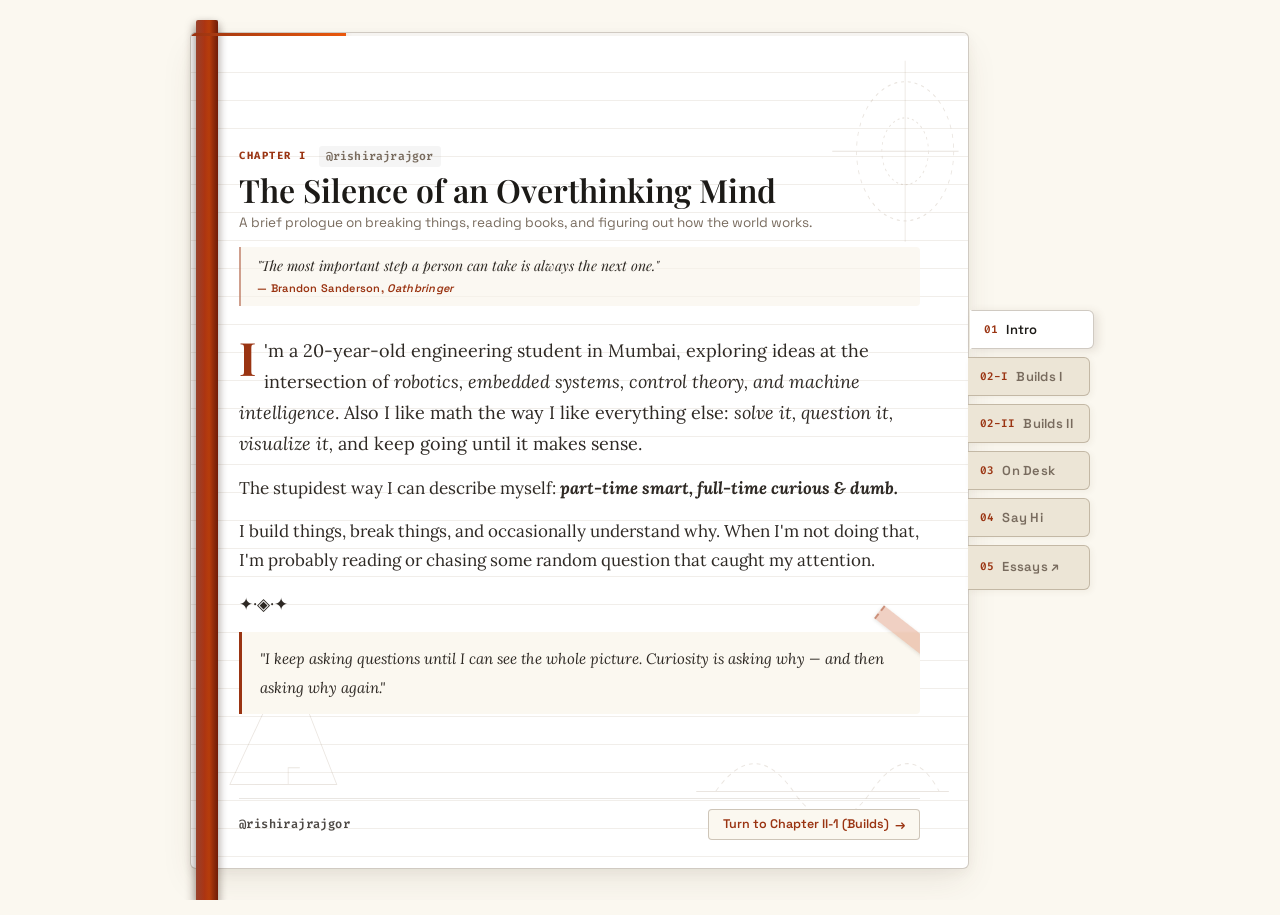
<file: index.html>
<!DOCTYPE html>
<html lang="en">
<head>
  <meta charset="UTF-8">
  <meta name="viewport" content="width=device-width, initial-scale=1.0">
  <title>Rishiraj — Portfolio &amp; Notes</title>
  
  <!-- Fonts: Playfair / Newsreader + IBM Plex / Fira Mono -->
  <link rel="preconnect" href="https://fonts.googleapis.com">
  <link rel="preconnect" href="https://fonts.gstatic.com" crossorigin>
  <link href="https://fonts.googleapis.com/css2?family=Fira+Code:wght@400;500;600&family=Lora:ital,wght@0,400;0,500;0,600;1,400;1,500&family=Newsreader:ital,opsz,wght@0,6..72,400;0,6..72,500;0,6..72,600;1,6..72,400&family=Playfair+Display:ital,wght@0,500;0,600;0,700;1,400&family=Space+Grotesk:wght@400;500;600&display=swap" rel="stylesheet">

  <link rel="stylesheet" href="styles.css">
</head>
<body class="clean-desk">

  <!-- MAIN BOOK STRUCTURE -->
  <div class="book-container-layout">
    <!-- Physical Silk Bookmark Ribbon hanging from book spine -->
    <div class="silk-bookmark-ribbon" aria-hidden="true" title="Journal Bookmark Ribbon">
      <div class="ribbon-tail"></div>
    </div>
    
    <!-- CENTRAL CLEAN BOOK PAGE -->
    <div class="clean-book-page">
    <!-- Minimalist Reading Progress Tracker -->
    <div class="book-progress-tracker" aria-hidden="true" title="Reading Progress">
      <div class="book-progress-fill" id="bookProgress"></div>
    </div>
      
      <!-- Subtle Geometric Linework & Minimalist Markings (No Equations) -->
      <svg class="bg-geometry-overlay" viewBox="0 0 800 600" preserveAspectRatio="none" aria-hidden="true">
        <!-- Top-Right: Geometric Polar Rings -->
        <g stroke="#9a8268" fill="none" opacity="0.22" stroke-width="0.8">
          <circle cx="735" cy="85" r="50" stroke-dasharray="3 4"/>
          <circle cx="735" cy="85" r="24" stroke-dasharray="2 3"/>
          <line x1="660" y1="85" x2="790" y2="85"/>
          <line x1="735" y1="20" x2="735" y2="150"/>
        </g>

        <!-- Bottom-Left: Subtle Geometric Polygon -->
        <g stroke="#9a8268" fill="none" opacity="0.2" stroke-width="0.8">
          <polygon points="40,540 100,450 150,540"/>
          <polyline points="100,540 100,528 112,528"/>
        </g>

        <!-- Bottom-Right: Harmonic Sine Wave -->
        <g stroke="#9a8268" fill="none" opacity="0.2" stroke-width="0.8">
          <path d="M 540,545 Q 580,505 620,545 T 700,545 T 770,545" stroke-dasharray="4 4"/>
          <line x1="520" y1="545" x2="780" y2="545"/>
        </g>
      </svg>

      <!-- PAGES DECK -->
      <div class="pages-deck">

        <!-- ============================================
             PAGE 1: BIO / INTRODUCTION
             ============================================ -->
        <section class="leaf-page active" id="page-0">
          <div class="leaf-inner">

            <div class="leaf-body">
              <div class="chapter-sign">
                <div class="chap-badge-wrap">
                  <span class="chap-badge">CHAPTER I</span>
                  <span class="author-handle">@rishirajrajgor</span>
                </div>
                <h1 class="chap-title">The Silence of an Overthinking Mind</h1>
                <p class="chap-subtitle">A brief prologue on breaking things, reading books, and figuring out how the world works.</p>
                <div class="chapter-epigraph">
                  <p class="epigraph-quote">"The most important step a person can take is always the next one."</p>
                  <span class="epigraph-source">— Brandon Sanderson, <em>Oathbringer</em></span>
                </div>
              </div>

              <div class="prose-layout">
                <p class="lead-prose">
                  <span class="drop-cap">I</span>'m a 20-year-old engineering student in Mumbai, exploring ideas at the intersection of <em>robotics, embedded systems, control theory, and machine intelligence</em>.
                  Also I like math the way I like everything else: <em>solve it, question it, visualize it,</em> and keep going until it makes sense.
                </p>

                <p>
                  The stupidest way I can describe myself:<b><i> part-time smart, full-time curious &amp; dumb.</i></b>
                </p>

                <p>
                  I build things, break things, and occasionally understand why. When I'm not doing that, I'm probably reading or chasing some random question that caught my attention.
                </p>

                <div class="glyph-divider" aria-hidden="true">
                  <span>✦</span><span class="glyph-dot">·</span><span>◈</span><span class="glyph-dot">·</span><span>✦</span>
                </div>

                <div class="philosophy-note">
                  <div class="washi-tape washi-corner-tr washi-tape-terracotta" aria-hidden="true"></div>
                  <span class="note-quote">"I keep asking questions until I can see the whole picture. Curiosity is asking why — and then asking why again."</span>
                </div>
              </div>
            </div>

            <footer class="leaf-footer">
              <span class="footer-handle">@rishirajrajgor</span>
              <button class="turn-page-btn next-btn" onclick="flipToPage(1)">
                Turn to Chapter II-1 (Builds) <span class="btn-arrow">&rarr;</span>
              </button>
            </footer>

          </div>
        </section>

        <!-- ============================================
             PAGE 2: CONSTRUCTED SYSTEMS & PROJECTS
             ============================================ -->
        <section class="leaf-page" id="page-1">
          <div class="leaf-inner">

            <div class="leaf-body">
              <div class="chapter-sign">
                <span class="chap-badge">CHAPTER II-1</span>
                <h2 class="chap-title">Things I Built Instead of Sleeping (Or Reading Books)</h2>
                <p class="chap-subtitle">Major architectures, models, and systems built from scratch.</p>
                <div class="chapter-epigraph">
                  <p class="epigraph-quote">"In theory, theory and practice are the same. In practice, they are definitely not."</p>
                  <span class="epigraph-source">— An exhausted engineer at 2 AM</span>
                </div>
              </div>

              <div class="projects-scrollable-deck">
                
                <!-- Project 1: QuadControl -->
                <div class="project-entry">
                  <div class="washi-tape washi-corner-tr washi-tape-amber" aria-hidden="true"></div>
                  <div class="p-head">
                    <div class="p-title-wrap">
                      <h3 class="p-name"><a href="https://github.com/dark-knightshanks/QuadControl" target="_blank" rel="noopener" class="p-link">QuadControl <span class="p-link-icon">↗</span></a></h3>
                      <span class="hw-pill">Simulation</span>
                    </div>
                    <span class="p-date">July 2026</span>
                  </div>
                  <p class="p-desc">
                   DAgger-refined diffusion policy for stable quadrupedal locomotion on MuJoCo Go2 using MPPI expert rollouts.
                  </p>
                  <div class="p-tags">
                    <span>Julia</span><span>Robotics</span><span>Control-MPPI</span><span>Mujoco</span>
                  </div>
                </div>

                <!-- Project 4: NovaPi -->
                <div class="project-entry">
                  <div class="washi-tape washi-corner-tr washi-tape-sage" aria-hidden="true"></div>
                  <div class="p-head">
                    <div class="p-title-wrap">
                      <h3 class="p-name"><a href="https://github.com/dark-knightshanks/NovaPi" target="_blank" rel="noopener" class="p-link">NovaPi <span class="p-link-icon">↗</span></a></h3>
                      <span class="hw-pill">Hardware</span>
                    </div>
                    <span class="p-date">Sept 2025</span>
                  </div>
                  <p class="p-desc">
                    Bare-metal OS on Raspberry Pi with HDMI and a Pong game from scratch.
                  </p>
                  <div class="p-tags">
                    <span>C</span><span>Drivers</span><span>HAL</span><span>Bare-metal</span>
                  </div>
                </div>

                <!-- Project 3: blackbox -->
                <div class="project-entry">
                  <div class="washi-tape washi-corner-tr washi-tape-sage" aria-hidden="true"></div>
                  <div class="p-head">
                    <div class="p-title-wrap">
                      <h3 class="p-name"><a href="https://github.com/dark-knightshanks/blackbox" target="_blank" rel="noopener" class="p-link">blackbox <span class="p-link-icon">↗</span></a></h3>
                      <span class="wip-pill">WIP</span>
                    </div>
                    <span class="p-date">August 2026</span>
                  </div>
                  <p class="p-desc">
                    A lightweight, from-scratch C++ inference engine for parsing and executing ONNX machine learning models.
                  </p>
                  <div class="p-tags">
                    <span>C++</span><span>Machine Learning</span><span>Optimizations</span>
                  </div>
                </div>

              </div>
            </div>

            <footer class="leaf-footer">
              <span class="footer-handle">@rishirajrajgor</span>
              <div class="footer-btns-group">
                <button class="turn-page-btn prev-btn" onclick="flipToPage(0)">
                  <span class="btn-arrow">&larr;</span> Chapter I
                </button>
                <button class="turn-page-btn next-btn" onclick="flipToPage(2)">
                  Turn to Chapter II-2 (Weekend Builds) <span class="btn-arrow">&rarr;</span>
                </button>
              </div>
            </footer>

          </div>
        </section>

        <!-- ============================================
             PAGE 2: CONSTRUCTED SYSTEMS & PROJECTS
             ============================================ -->
        <section class="leaf-page" id="page-2">
          <div class="leaf-inner">

            <div class="leaf-body">
              <div class="chapter-sign">
                <span class="chap-badge">CHAPTER II-2</span>
                <h2 class="chap-title">Things I Built in a Single Weekend</h2>
                <p class="chap-subtitle">Quick prototypes, hardware hacks, and ideas that started on a Friday night or Saturday morning.</p>
                <div class="chapter-epigraph">
                  <p class="epigraph-quote">"It worked on my machine at 3:14 AM, so we are calling it a success."</p>
                  <span class="epigraph-source">— Unofficial Lab Rule #4</span>
                </div>
              </div>

              <div class="projects-scrollable-deck">
                
                <!-- Batch 1 -->
                <div class="deck-slide active" data-deck-slide="0">
                  <!-- Project: CNN from Scratch -->
                  <div class="project-entry">
                    <div class="washi-tape washi-corner-tr washi-tape-terracotta" aria-hidden="true"></div>
                    <div class="p-head">
                      <div class="p-title-wrap">
                        <h3 class="p-name"><a href="https://github.com/dark-knightshanks/CNN-from-Scratch" target="_blank" rel="noopener" class="p-link">CNN from Scratch <span class="p-link-icon">↗</span></a></h3>
                        <span class="done-pill">Done</span>
                      </div>
                      <span class="p-date">May 2025</span>
                    </div>
                    <p class="p-desc">
                      Ground-up 2D convolutional neural network written in pure NumPy without autograd frameworks. Derived forward passes, backward cross-correlation gradients, and Adam optimization.
                    </p>
                    <div class="p-tags">
                      <span>Python</span><span>NumPy</span><span>Matrix Calculus</span>
                    </div>
                  </div>

                  <!-- Project: tiny-vit -->
                  <div class="project-entry">
                    <div class="washi-tape washi-corner-tr washi-tape-amber" aria-hidden="true"></div>
                    <div class="p-head">
                      <div class="p-title-wrap">
                        <h3 class="p-name"><a href="https://github.com/dark-knightshanks/tiny-vit" target="_blank" rel="noopener" class="p-link">tiny-vit <span class="p-link-icon">↗</span></a></h3>
                        <span class="done-pill">Done</span>
                      </div>
                      <span class="p-date">June 2025</span>
                    </div>
                    <p class="p-desc">
                      Minimal Vision Transformer built in PyTorch to explore patch embeddings, multi-head self-attention mechanisms, and visual attention rollout maps.
                    </p>
                    <div class="p-tags">
                      <span>PyTorch</span><span>Transformers</span><span>Vision</span>
                    </div>
                  </div>

                  <!-- Project: basstap -->
                  <div class="project-entry">
                    <div class="washi-tape washi-corner-tr washi-tape-sage" aria-hidden="true"></div>
                    <div class="p-head">
                      <div class="p-title-wrap">
                        <h3 class="p-name"><a href="https://github.com/dark-knightshanks/basstap" target="_blank" rel="noopener" class="p-link">basstap <span class="p-link-icon">↗</span></a></h3>
                        <span class="done-pill">Done</span>
                      </div>
                      <span class="p-date">August 2026</span>
                    </div>
                    <p class="p-desc">
                      A C-based terminal audio spectrum visualizer that captures system audio via PulseAudio and renders real-time FFT frequency analysis.
                    </p>
                    <div class="p-tags">
                      <span>C</span><span>FFT</span><span>Audio</span>
                    </div>
                  </div>

                  <!-- Project: pixelperfect -->
                  <div class="project-entry">
                    <div class="washi-tape washi-corner-tr washi-tape-amber" aria-hidden="true"></div>
                    <div class="p-head">
                      <div class="p-title-wrap">
                        <h3 class="p-name"><a href="https://github.com/dark-knightshanks/pixelperfect" target="_blank" rel="noopener" class="p-link">pixelperfect <span class="p-link-icon">↗</span></a></h3>
                        <span class="wip-pill">WIP</span>
                      </div>
                      <span class="p-date">July 2026</span>
                    </div>
                    <p class="p-desc">
                      A from-scratch C++ 3D ray tracer built to learn the fundamentals of 3D graphics, following Ray Tracing in One Weekend.
                    </p>
                    <div class="p-tags">
                      <span>C++</span><span>Ray Tracing</span><span>Graphics</span>
                    </div>
                  </div>
                </div>

                <!-- Batch 2 -->
                <div class="deck-slide" data-deck-slide="1">
                  <!-- Project: hex -->
                  <div class="project-entry">
                    <div class="washi-tape washi-corner-tr washi-tape-terracotta" aria-hidden="true"></div>
                    <div class="p-head">
                      <div class="p-title-wrap">
                        <h3 class="p-name"><a href="https://github.com/dark-knightshanks/hex" target="_blank" rel="noopener" class="p-link">hex <span class="p-link-icon">↗</span></a></h3>
                        <span class="done-pill">Done</span>
                      </div>
                      <span class="p-date">September 2026</span>
                    </div>
                    <p class="p-desc">
                      A weekend build exploring Unix internals by building HEX, a minimal Unix shell in Rust. Features command execution, piping, redirection, and built-ins.
                    </p>
                    <div class="p-tags">
                      <span>Rust</span><span>Unix Systems</span><span>POSIX</span>
                    </div>
                  </div>

                  <!-- Project: tensorscript -->
                  <div class="project-entry">
                    <div class="washi-tape washi-corner-tr washi-tape-sage" aria-hidden="true"></div>
                    <div class="p-head">
                      <div class="p-title-wrap">
                        <h3 class="p-name"><a href="https://github.com/dark-knightshanks/tensorscript" target="_blank" rel="noopener" class="p-link">tensorscript <span class="p-link-icon">↗</span></a></h3>
                        <span class="done-pill">Done</span>
                      </div>
                      <span class="p-date">October 2026</span>
                    </div>
                    <p class="p-desc">
                      A small C++ compiler that turns a tensor-math DSL into optimized MLIR (tiled, fused, vectorized) and lowers it down to LLVM IR for fast native machine code.
                    </p>
                    <div class="p-tags">
                      <span>C++</span><span>MLIR</span><span>LLVM</span><span>Compilers</span>
                    </div>
                  </div>
                </div>

              </div>

              <!-- Deck Pagination Controls -->
              <div class="deck-pagination-nav">
                <span class="deck-page-indicator">Showing batch <strong id="deckCurrentPage">1</strong> of <span id="deckTotalPages">2</span></span>
                <div class="deck-nav-btns">
                  <button type="button" class="deck-nav-btn" id="deckPrevBtn" onclick="switchDeckPage(-1)" disabled>&larr; Prev</button>
                  <button type="button" class="deck-nav-btn" id="deckNextBtn" onclick="switchDeckPage(1)">Next &rarr;</button>
                </div>
              </div>
            </div>

            <footer class="leaf-footer">
              <span class="footer-handle">@rishirajrajgor</span>
              <div class="footer-btns-group">
                <button class="turn-page-btn prev-btn" onclick="flipToPage(1)">
                  <span class="btn-arrow">&larr;</span> Chapter II-1 (Builds)
                </button>
                <button class="turn-page-btn next-btn" onclick="flipToPage(3)">
                  Turn to Chapter III (On Desk) <span class="btn-arrow">&rarr;</span>
                </button>
              </div>
            </footer>

          </div>
        </section>

        <!-- ============================================
             PAGE 3: EPILOGUE & CONTACT
             ============================================ -->
        
        <!-- ============================================
             PAGE 4: CHAPTER III - ON MY DESK & READING LOG
             ============================================ -->
        <section class="leaf-page" id="page-3">
          <div class="leaf-inner">

            <div class="leaf-body">
              <div class="chapter-sign">
                <div class="chap-badge-row">
                  <span class="chap-badge">CHAPTER III</span>
                  <!-- Shelf Category Switcher -->
                  <div class="shelf-tab-switcher">
                    <button type="button" class="shelf-tab-btn active" id="shelfTabCurrent" onclick="switchShelfView('current')">
                      <span> Currently Reading </span>
                    </button>
                    <button type="button" class="shelf-tab-btn" id="shelfTabRecent" onclick="switchShelfView('recent')">
                      <span> Recent Reads </span>
                    </button>
                  </div>
                </div>
                <h2 class="chap-title">On My Desk &amp; Reading Logs</h2>
                <p class="chap-subtitle">Books, papers, and philosophies that rewired how I think.</p>
                <div class="chapter-epigraph">
                  <p class="epigraph-quote">"I have always imagined that Paradise will be a kind of library."</p>
                  <span class="epigraph-source">— Jorge Luis Borges</span>
                </div>
              </div>

              <div class="bookshelf-stage">
                
                <!-- View 1: Currently Reading -->
                <div class="shelf-view-pane active" id="paneCurrentBooks">
                  <div class="shelf-card">
                    <div class="s-meta">
                      <span class="s-badge reading">Currently Reading</span>
                      <span class="s-genre">Classic Literature</span>
                    </div>
                    <div class="washi-tape washi-corner-tr washi-tape-terracotta" aria-hidden="true"></div>
                    <h3 class="s-title">Crime and Punishment</h3>
                    <span class="s-author">Fyodor Dostoevsky</span>
                    <p class="s-notes">
                      "Guilt, psychological unraveling, and the dangerous rationalization of an intellectual ego."
                    </p>
                    <!-- Floating Hover Cover Peek -->
                    <div class="book-cover-peek" aria-hidden="true">
                      <img src="assets/covers/crime_and_punishment.png" alt="Crime and Punishment Cover" class="peek-cover-img" loading="lazy" />
                      <span class="peek-caption">Crime &amp; Punishment</span>
                    </div>
                  </div>

                  <div class="shelf-card">
                    <div class="s-meta">
                      <span class="s-badge reading">Currently Reading</span>
                      <span class="s-genre">Cognitive Psychology</span>
                    </div>
                    <div class="washi-tape washi-corner-tr washi-tape-amber" aria-hidden="true"></div>
                    <h3 class="s-title">Thinking, Fast and Slow</h3>
                    <span class="s-author">Daniel Kahneman</span>
                    <p class="s-notes">
                      "System 1 intuition vs. System 2 deliberation — how cognitive biases and heuristics dictate our choices."
                    </p>
                    <!-- Floating Hover Cover Peek -->
                    <div class="book-cover-peek" aria-hidden="true">
                      <img src="assets/covers/thinkking_fast_and_slow.png" alt="Thinking Fast and Slow Cover" class="peek-cover-img" loading="lazy" />
                      <span class="peek-caption">Thinking, Fast and Slow</span>
                    </div>
                  </div>

                  <div class="shelf-card">
                    <div class="s-meta">
                      <span class="s-badge reading">Currently Reading</span>
                      <span class="s-genre">Dark Epic</span>
                    </div>
                    <div class="washi-tape washi-corner-tr washi-tape-sage" aria-hidden="true"></div>
                    <h3 class="s-title">The Stand</h3>
                    <span class="s-author">Stephen King</span>
                    <p class="s-notes">
                      "A sweeping post-apocalyptic saga on human nature, survival, and the clash between light and shadow."
                    </p>
                    <!-- Floating Hover Cover Peek -->
                    <div class="book-cover-peek" aria-hidden="true">
                      <img src="assets/covers/the_stand.png" alt="The Stand Cover" class="peek-cover-img" loading="lazy" />
                      <span class="peek-caption">The Stand</span>
                    </div>
                  </div>

                  <div class="shelf-card">
                    <div class="s-meta">
                      <span class="s-badge reading">Currently Reading</span>
                      <span class="s-genre">Sci-Fi / Fantasy</span>
                    </div>
                    <div class="washi-tape washi-corner-tr washi-tape-terracotta" aria-hidden="true"></div>
                    <h3 class="s-title">This Inevitable Ruin</h3>
                    <span class="s-author">Matt Dinniman</span>
                    <p class="s-notes">
                      "Dungeon Crawler Carl Book 7 — chaotic, unhinged survival, high-stakes tactics, and emotional depth."
                    </p>
                    <!-- Floating Hover Cover Peek -->
                    <div class="book-cover-peek" aria-hidden="true">
                      <img src="assets/covers/thisinevitableruin.png" alt="This Inevitable Ruin Cover" class="peek-cover-img" loading="lazy" />
                      <span class="peek-caption">This Inevitable Ruin</span>
                    </div>
                  </div>
                </div>

                <!-- View 2: Recent Reads -->
                <div class="shelf-view-pane" id="paneRecentBooks">
                  <div class="shelf-card">
                    <div class="s-meta">
                      <span class="s-badge finished">Finished</span>
                      <span class="s-genre">Russian Classic</span>
                    </div>
                    <div class="washi-tape washi-corner-tr washi-tape-terracotta" aria-hidden="true"></div>
                    <h3 class="s-title">White Nights</h3>
                    <span class="s-author">Fyodor Dostoevsky</span>
                    <p class="s-notes">
                      "A sentimental love story of an idealistic dreamer walking the nocturnal, sunlit summer streets of St. Petersburg."
                    </p>
                    <!-- Floating Hover Cover Peek -->
                    <div class="book-cover-peek" aria-hidden="true">
                      <img src="assets/covers/white_nights.jpg" alt="White Nights Cover" class="peek-cover-img" loading="lazy" />
                      <span class="peek-caption">White Nights</span>
                    </div>
                  </div>

                  <div class="shelf-card">
                    <div class="s-meta">
                      <span class="s-badge finished">Finished</span>
                      <span class="s-genre">Memoir / Social Realism</span>
                    </div>
                    <div class="washi-tape washi-corner-tr washi-tape-amber" aria-hidden="true"></div>
                    <h3 class="s-title">Down and Out in Paris and London</h3>
                    <span class="s-author">George Orwell</span>
                    <p class="s-notes">
                      "An unsparing, visceral portrait of poverty, underground dishwashing kitchens, and life on the margins of two great cities."
                    </p>
                    <!-- Floating Hover Cover Peek -->
                    <div class="book-cover-peek" aria-hidden="true">
                      <img src="assets/covers/down_and_out.jpg" alt="Down and Out Cover" class="peek-cover-img" loading="lazy" />
                      <span class="peek-caption">Down &amp; Out in Paris &amp; London</span>
                    </div>
                  </div>
                </div>

              </div>
            </div>

            <footer class="leaf-footer">
              <span class="footer-handle">@rishirajrajgor</span>
              <div class="footer-btns-group">
                <button class="turn-page-btn prev-btn" onclick="flipToPage(2)">
                  <span class="btn-arrow">&larr;</span> Chapter II-2 (Weekend)
                </button>
                <button class="turn-page-btn next-btn" onclick="flipToPage(4)">
                  Turn to Chapter IV (Say Hi) <span class="btn-arrow">&rarr;</span>
                </button>
              </div>
            </footer>

          </div>
        </section>

        <!-- ============================================
             PAGE 5: EPILOGUE & CONTACT
             ============================================ -->
        <section class="leaf-page" id="page-4">
          <div class="leaf-inner">

            <div class="leaf-body">
              <div class="chapter-sign">
                <span class="chap-badge">CHAPTER IV</span>
                <h2 class="chap-title">Say Hello (I Don't Bite)</h2>
                <p class="chap-subtitle">Where to find me when I'm not getting lost in books.</p>
                <div class="chapter-epigraph">
                  <p class="epigraph-quote">"The best conversations usually start with an unexpected question."</p>
                  <span class="epigraph-source">— The Way of Kings</span>
                </div>
              </div>

              <p class="epilogue-intro">
                Always open to discussing robotics, intelligent systems, embedded systems, weird engineering problems, and ofcourse good book recommendations.
              </p>

              <div class="glyph-divider" aria-hidden="true">
                <span>✦</span><span class="glyph-dot">·</span><span>§</span><span class="glyph-dot">·</span><span>✦</span>
              </div>

              <div class="contact-card-milky">
                <div class="washi-tape washi-corner-tr washi-tape-amber" aria-hidden="true"></div>
                <div class="contact-row">
                  <span class="c-key">Mail</span>
                  <a href="mailto:rishirajrajgor@gmail.com" class="c-val">rishirajrajgor@gmail.com</a>
                </div>
                <div class="contact-row">
                  <span class="c-key">GitHub</span>
                  <a href="https://github.com/dark-knightshanks" target="_blank" rel="noopener" class="c-val">github.com/dark-knightshanks</a>
                </div>
                <div class="contact-row">
                  <span class="c-key">X (Twitter)</span>
                  <a href="https://x.com/rishirajrajgor" target="_blank" rel="noopener" class="c-val">@rishirajrajgor</a>
                </div>
              </div>
            </div>

            <footer class="leaf-footer">
              <span class="footer-handle">@rishirajrajgor</span>
              <div class="footer-btns-group">
                <button class="turn-page-btn prev-btn" onclick="flipToPage(3)">
                  <span class="btn-arrow">&larr;</span> Chapter III (On Desk)
                </button>
                <button class="turn-page-btn next-btn" onclick="flipToPage(0)">
                  Back to Chapter I <span class="btn-arrow">&circlearrowright;</span>
                </button>
              </div>
            </footer>

          </div>
        </section>

      </div>
    </div>

    <!-- SIDEWAYS HORIZONTAL BOOKMARK TABS (Sticking out of the Right Edge) -->
    <nav class="side-bookmarks-bar" aria-label="Book Chapters">
      <button class="side-tab active" onclick="flipToPage(0)">
        <span class="side-tab-index">01</span>
        <span class="side-tab-text">Intro</span>
      </button>
      <button class="side-tab" onclick="flipToPage(1)">
        <span class="side-tab-index">02-I</span>
        <span class="side-tab-text">Builds I</span>
      </button>
      <button class="side-tab" onclick="flipToPage(2)">
        <span class="side-tab-index">02-II</span>
        <span class="side-tab-text">Builds II</span>
      </button>
      <button class="side-tab" onclick="flipToPage(3)">
        <span class="side-tab-index">03</span>
        <span class="side-tab-text">On Desk</span>
      </button>
      <button class="side-tab" onclick="flipToPage(4)">
        <span class="side-tab-index">04</span>
        <span class="side-tab-text">Say Hi</span>
      </button>
      <a href="blog.html" class="side-tab" style="text-decoration: none;">
        <span class="side-tab-index">05</span>
        <span class="side-tab-text">Essays ↗</span>
      </a>
    </nav>

  </div>

  <script>
    function flipToPage(index) {
      const pages = document.querySelectorAll('.leaf-page');
      const tabs = document.querySelectorAll('.side-tab');
      
      pages.forEach((p, i) => {
        if (i === index) {
          p.classList.add('active');
        } else {
          p.classList.remove('active');
        }
      });

      tabs.forEach((t, i) => {
        if (t.tagName.toLowerCase() === 'button') {
          if (i === index) {
            t.classList.add('active');
          } else {
            t.classList.remove('active');
          }
        }
      });

      // Update Reading Progress Bar
      const progress = document.getElementById('bookProgress');
      if (progress && pages.length > 0) {
        const percent = ((index + 1) / pages.length) * 100;
        progress.style.width = percent + '%';
      }
    }


    // Click-to-Copy Email with Toast
    function copyEmail(e, email) {
      if (navigator.clipboard) {
        e.preventDefault();
        navigator.clipboard.writeText(email).then(() => {
          showToast(`Copied ${email} to clipboard!`);
        }).catch(() => {
          window.location.href = `mailto:${email}`;
        });
      }
    }

    function showToast(msg) {
      const toast = document.getElementById('toastNotice');
      const msgEl = document.getElementById('toastMsg');
      if (!toast) return;
      if (msgEl) msgEl.textContent = msg;
      toast.classList.add('show');
      clearTimeout(window.toastTimer);
      window.toastTimer = setTimeout(() => {
        toast.classList.remove('show');
      }, 2600);
    }

    // Shelf Tab Switcher (Currently Reading vs Recent Reads)
    function switchShelfView(view) {
      const currentBtn = document.getElementById("shelfTabCurrent");
      const recentBtn = document.getElementById("shelfTabRecent");
      const currentPane = document.getElementById("paneCurrentBooks");
      const recentPane = document.getElementById("paneRecentBooks");

      if (view === "recent") {
        if (currentBtn) currentBtn.classList.remove("active");
        if (recentBtn) recentBtn.classList.add("active");
        if (currentPane) currentPane.classList.remove("active");
        if (recentPane) recentPane.classList.add("active");
      } else {
        if (currentBtn) currentBtn.classList.add("active");
        if (recentBtn) recentBtn.classList.remove("active");
        if (currentPane) currentPane.classList.add("active");
        if (recentPane) recentPane.classList.remove("active");
      }
    }

    // Deck Pagination for Chapter II-2
    let currentDeckIndex = 0;
    function switchDeckPage(delta) {
      const slides = document.querySelectorAll('.deck-slide');
      if (!slides.length) return;

      currentDeckIndex = Math.max(0, Math.min(slides.length - 1, currentDeckIndex + delta));

      slides.forEach((slide, i) => {
        slide.classList.toggle('active', i === currentDeckIndex);
      });

      const pageEl = document.getElementById('deckCurrentPage');
      const prevBtn = document.getElementById('deckPrevBtn');
      const nextBtn = document.getElementById('deckNextBtn');

      if (pageEl) pageEl.textContent = currentDeckIndex + 1;
      if (prevBtn) prevBtn.disabled = (currentDeckIndex === 0);
      if (nextBtn) nextBtn.disabled = (currentDeckIndex === slides.length - 1);
    }

    // Support keyboard arrow navigation for page turns
    window.addEventListener('keydown', (e) => {
      const pages = document.querySelectorAll('.leaf-page');
      let activeIndex = 0;
      pages.forEach((p, i) => {
        if (p.classList.contains('active')) activeIndex = i;
      });

      if (e.key === 'ArrowRight' && activeIndex < pages.length - 1) {
        flipToPage(activeIndex + 1);
      } else if (e.key === 'ArrowLeft' && activeIndex > 0) {
        flipToPage(activeIndex - 1);
      }
    });
  </script>

  <!-- Toast Notification Pill for Copy Feedback -->
  <div class="toast-notification" id="toastNotice" role="status" aria-live="polite">
    <span class="toast-check">✓</span> <span id="toastMsg">Copied to clipboard!</span>
  </div>
</body>
</html>
</file>
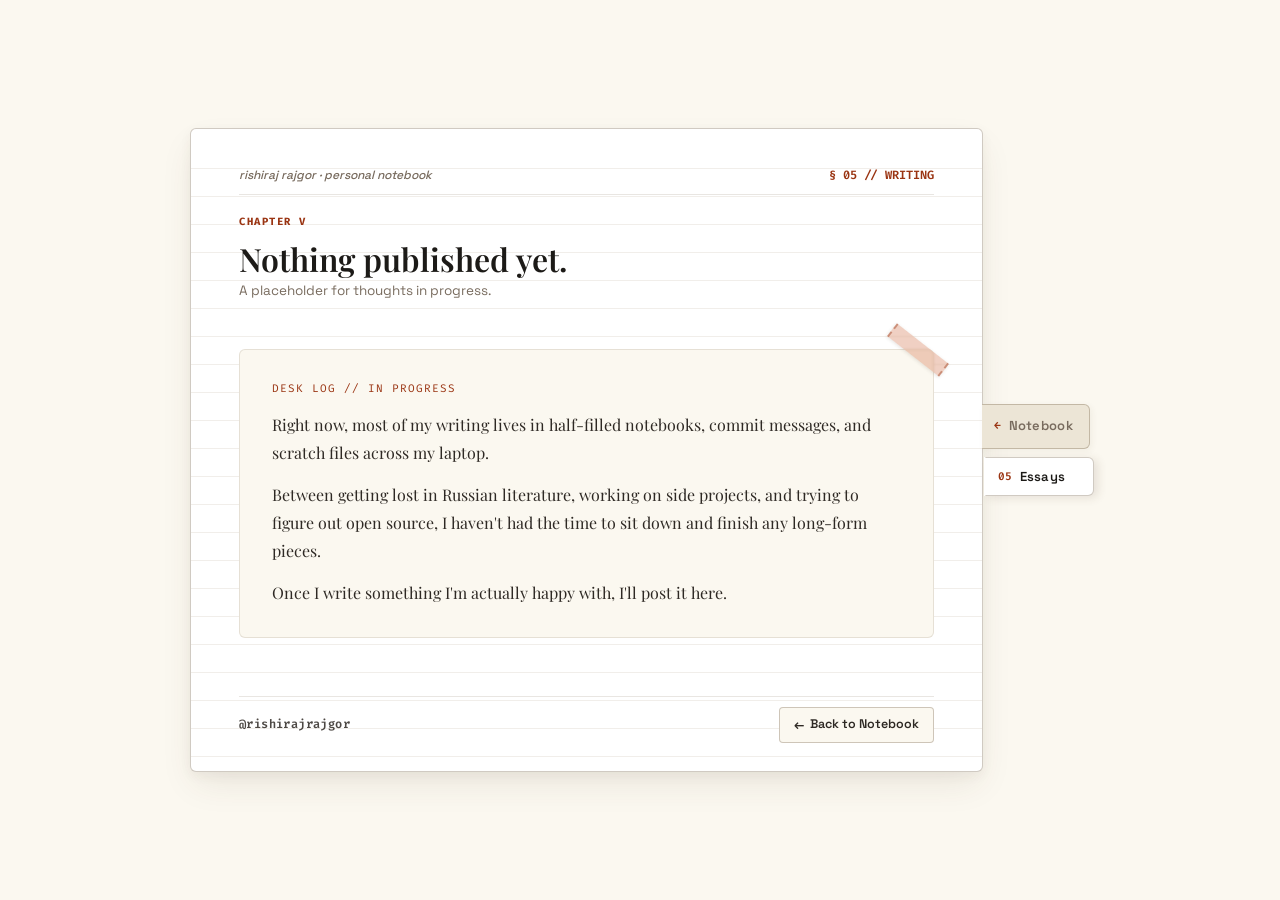
<file: blog.html>
<!DOCTYPE html>
<html lang="en">
<head>
  <meta charset="UTF-8">
  <meta name="viewport" content="width=device-width, initial-scale=1.0">
  <title>Writing Archive — Rishiraj</title>
  
  <link rel="preconnect" href="https://fonts.googleapis.com">
  <link rel="preconnect" href="https://fonts.gstatic.com" crossorigin>
  <link href="https://fonts.googleapis.com/css2?family=Fira+Code:wght@400;500;600&family=Lora:ital,wght@0,400;0,500;0,600;1,400;1,500&family=Newsreader:ital,opsz,wght@0,6..72,400;0,6..72,500;0,6..72,600;1,6..72,400&family=Playfair+Display:ital,wght@0,500;0,600;0,700;1,400&family=Space+Grotesk:wght@400;500;600&display=swap" rel="stylesheet">

  <link rel="stylesheet" href="styles.css">
  <style>
    html, body {
      overflow-y: auto !important;
      height: auto !important;
      min-height: 100vh;
    }
    body.clean-desk {
      padding: 40px 20px;
      align-items: center;
      justify-content: center;
    }
    .book-container-layout {
      height: auto !important;
      max-height: none !important;
      margin: 20px auto;
    }
    .leaf-page {
      position: relative !important;
      opacity: 1 !important;
      visibility: visible !important;
      transform: none !important;
      pointer-events: auto !important;
    }
    .draft-note-box {
      margin: 32px 0 24px;
      padding: 30px 32px;
      background: var(--bg-desk);
      border: 1px solid var(--border-subtle);
      border-radius: 6px;
      position: relative;
    }
    .draft-note-box p {
      font-family: var(--font-serif);
      font-size: 16px;
      line-height: 1.75;
      color: var(--ink-secondary);
      margin-bottom: 14px;
    }
    .draft-note-box p:last-child {
      margin-bottom: 0;
    }
    .draft-tagline {
      font-family: var(--font-mono);
      font-size: 11px;
      color: var(--ink-accent);
      text-transform: uppercase;
      letter-spacing: 1px;
      margin-bottom: 12px;
      display: block;
    } 
  </style>
</head>
<body class="clean-desk">

  <div class="book-container-layout">
    
    <div class="clean-book-page">
      <div class="pages-deck">
        <section class="leaf-page active">
          <div class="leaf-inner">
            
            <header class="leaf-header">
              <span class="folio-meta">rishiraj rajgor · personal notebook</span>
              <span class="folio-num">§ 05 // WRITING</span>
            </header>

            <div class="leaf-body" style="overflow: visible; padding: 10px 0;">
              
              <div class="chapter-sign">
                <span class="chap-badge">CHAPTER V</span>
                <h1 class="chap-title" style="margin-top: 6px;">Nothing published yet.</h1>
                <p class="chap-subtitle">A placeholder for thoughts in progress.</p>
              </div>

              <div class="draft-note-box">
                <div class="washi-tape washi-corner-tr washi-tape-terracotta" aria-hidden="true"></div>
                <span class="draft-tagline">Desk Log // In Progress</span>
                <p>
                  Right now, most of my writing lives in half-filled notebooks, commit messages, and scratch files across my laptop.
                </p>
                <p>
                  Between getting lost in Russian literature, working on side projects, and trying to figure out open source, I haven't had the time to sit down and finish any long-form pieces.
                </p>
                <p>
                  Once I write something I'm actually happy with, I'll post it here.
                </p>
              </div>

            </div>

            <footer class="leaf-footer" style="margin-top: 24px;">
              <span class="footer-handle">@rishirajrajgor</span>
              <a href="index.html" class="turn-page-btn prev-btn" style="text-decoration: none;">
                <span class="btn-arrow">&larr;</span> Back to Notebook
              </a>
            </footer>

          </div>
        </section>
      </div>
    </div>

    <!-- SIDE BOOKMARKS -->
    <nav class="side-bookmarks-bar" aria-label="Book Navigation">
      <a href="index.html" class="side-tab" style="text-decoration: none;">
        <span class="side-tab-index">&larr;</span>
        <span class="side-tab-text">Notebook</span>
      </a>
      <button class="side-tab active">
        <span class="side-tab-index">05</span>
        <span class="side-tab-text">Essays</span>
      </button>
    </nav>

  </div>

</body>
</html>
</file>
<file: styles.css>
/* ==========================================================================
   RISHIRAJ — 5IRI-INSPIRED MINIMALIST IVORY BOOK WITH SIDEWAYS BOOKMARK TABS
   ========================================================================== */

:root {
  /* Warm Ivory / Paper Palette (5iri.me aesthetic) */
  --bg-desk: #fbf8f0;             /* Clean warm paper background */
  --page-surface: #ffffff;        /* Pure crisp page container */
  --page-line: rgba(140, 115, 80, 0.12); /* Subtle notebook ruling */
  
  /* Ink & Typography */
  --ink-primary: #1c1a17;         /* Deep espresso black */
  --ink-secondary: #2e2924;       /* High-contrast dark reading prose */
  --ink-faded: #786b5e;           /* Metadata / labels */
  --ink-accent: #9a3412;          /* Terracotta accent */
  --ink-highlight: #0284c7;       /* Blue accent */
  
  /* Bookmark Tabs */
  --tab-side-bg: #ece5d6;
  --tab-side-hover: #f4eee2;
  --tab-side-active: #ffffff;
  
  --border-subtle: rgba(100, 80, 55, 0.14);
  --border-strong: rgba(100, 80, 55, 0.3);

  /* Fonts */
  --font-serif: 'Playfair Display', 'Newsreader', Georgia, serif;
  --font-body: 'Lora', Georgia, serif;
  --font-sans: 'Space Grotesk', -apple-system, sans-serif;
  --font-mono: 'Fira Code', monospace;
}

/* ==========================================================================
   RESET & FOUNDATIONS
   ========================================================================== */
*, *::before, *::after {
  margin: 0;
  padding: 0;
  box-sizing: border-box;
}

html, body {
  height: 100%;
  overflow: hidden; /* Zero scrollbar on homepage */
}

body.clean-desk {
  background-color: var(--bg-desk);
  color: var(--ink-secondary);
  font-family: var(--font-body);
  font-size: 17px;
  line-height: 1.7;
  display: flex;
  align-items: center;
  justify-content: center;
  -webkit-font-smoothing: antialiased;
  padding: 20px;
  position: relative;
}

/* ==========================================================================
   MAIN BOOK STRUCTURE & SIDEWAYS BOOKMARKS LAYOUT
   ========================================================================== */
.book-container-layout {
  position: relative;
  z-index: 1;
  width: 100%;
  max-width: 900px;
  height: 93vh;
  min-height: 640px;
  max-height: 840px;
  display: flex;
  align-items: center;
}

/* Central Clean Book Page */
.clean-book-page {
  flex: 1;
  height: 100%;
  background: var(--page-surface);
  border-radius: 6px;
  position: relative;
  overflow: hidden;
  border: 1px solid var(--border-strong);
  box-shadow: 
    0 15px 35px -5px rgba(80, 60, 40, 0.1),
    0 4px 12px rgba(80, 60, 40, 0.05);
  display: flex;
}

/* ==========================================================================
   SIDEWAYS HORIZONTAL BOOKMARK TABS (Sticking out to the Right)
   ========================================================================== */
.side-bookmarks-bar {
  display: flex;
  flex-direction: column;
  gap: 8px;
  margin-left: -1px;
  z-index: 2;
}

.side-tab {
  background: var(--tab-side-bg);
  color: var(--ink-faded);
  border: 1px solid var(--border-strong);
  border-left: none;
  border-radius: 0 6px 6px 0;
  padding: 10px 16px 10px 12px;
  font-family: var(--font-sans);
  font-size: 13px;
  font-weight: 600;
  cursor: pointer;
  display: flex;
  align-items: center;
  gap: 8px;
  transition: all 0.2s ease;
  box-shadow: 2px 2px 6px rgba(80, 60, 40, 0.06);
  white-space: nowrap;
}

.side-tab:hover {
  background: var(--tab-side-hover);
  color: var(--ink-primary);
  transform: translateX(3px);
}

.side-tab.active {
  background: var(--tab-side-active);
  color: var(--ink-primary);
  border-left: 2px solid var(--page-surface);
  margin-left: -2px;
  padding-right: 20px;
  box-shadow: 4px 2px 10px rgba(80, 60, 40, 0.12);
  transform: translateX(4px);
}

.side-tab-index {
  font-family: var(--font-mono);
  font-size: 11px;
  color: var(--ink-accent);
}

.side-tab-text {
  letter-spacing: 0.3px;
}

/* ==========================================================================
   BACKGROUND GEOMETRY OVERLAY
   ========================================================================== */
.bg-geometry-overlay {
  position: absolute;
  inset: 0;
  width: 100%;
  height: 100%;
  pointer-events: none;
  z-index: 1;
}

/* ==========================================================================
   PAGES DECK (Page Turning System)
   ========================================================================== */
.pages-deck {
  flex: 1;
  position: relative;
  z-index: 2;
  height: 100%;
}

.leaf-page {
  position: absolute;
  inset: 0;
  padding: 36px 48px 28px 48px;
  display: flex;
  flex-direction: column;
  opacity: 0;
  visibility: hidden;
  transform: translateX(10px);
  transition: opacity 0.3s ease, transform 0.3s cubic-bezier(0.2, 0, 0.2, 1), visibility 0.3s;
  pointer-events: none;

  background-image: repeating-linear-gradient(
    transparent,
    transparent 27px,
    var(--page-line) 27px,
    var(--page-line) 28px
  );
  background-position: 0 12px;
}

.leaf-page.active {
  opacity: 1;
  visibility: visible;
  transform: translateX(0);
  pointer-events: auto;
}

.leaf-inner {
  display: flex;
  flex-direction: column;
  height: 100%;
  justify-content: space-between;
}

/* Leaf Header / Running Folio */
.leaf-header {
  display: flex;
  justify-content: space-between;
  align-items: baseline;
  font-family: var(--font-sans);
  font-size: 12px;
  color: var(--ink-faded);
  border-bottom: 1px solid var(--border-subtle);
  padding-bottom: 8px;
  font-weight: 500;
}

.folio-meta {
  font-style: italic;
}

.folio-num {
  font-family: var(--font-mono);
  color: var(--ink-accent);
  font-weight: 600;
}

/* Leaf Body Content */
.leaf-body {
  flex: 1;
  overflow: hidden;
  display: flex;
  flex-direction: column;
  justify-content: center;
  padding: 10px 0;
}

.chapter-sign {
  margin-bottom: 14px;
}

.chap-badge {
  font-family: var(--font-mono);
  font-size: 10.5px;
  letter-spacing: 1.5px;
  color: var(--ink-accent);
  font-weight: 700;
  display: inline-block;
  margin-bottom: 2px;
}

.chap-title {
  font-family: var(--font-serif);
  font-size: 32px;
  font-weight: 600;
  color: var(--ink-primary);
  line-height: 1.2;
}

.chap-subtitle {
  font-family: var(--font-sans);
  font-size: 13.5px;
  color: var(--ink-faded);
  margin-top: 2px;
}

/* Page 1: Prose */
.prose-layout p {
  color: var(--ink-secondary);
  font-size: 17px;
  line-height: 1.72;
  margin-bottom: 14px;
}

.lead-prose {
  font-size: 18px !important;
}

.drop-cap {
  float: left;
  font-size: 46px;
  line-height: 38px;
  padding-right: 8px;
  padding-top: 2px;
  color: var(--ink-accent);
  font-family: var(--font-serif);
  font-weight: 700;
}

.philosophy-note {
  margin-top: 14px;
  padding: 12px 18px;
  background: var(--bg-desk);
  border-left: 3px solid var(--ink-accent);
  border-radius: 0 4px 4px 0;
}

.note-quote {
  font-size: 15px;
  font-style: italic;
  color: var(--ink-secondary);
  line-height: 1.6;
}

/* Page 2: Projects */
.projects-scrollable-deck {
  display: grid;
  grid-template-columns: 1fr 1fr;
  gap: 14px;
}

.project-entry {
  background: var(--bg-desk);
  border: 1px solid var(--border-subtle);
  border-radius: 5px;
  padding: 12px 15px;
  transition: all 0.2s ease;
}

.project-entry:hover {
  background: #ffffff;
  border-color: var(--border-strong);
  transform: translateY(-2px);
  box-shadow: 0 4px 12px rgba(80, 60, 40, 0.08);
}

.p-head {
  display: flex;
  justify-content: space-between;
  align-items: baseline;
  margin-bottom: 4px;
}

.p-title-wrap {
  display: flex;
  align-items: center;
  gap: 6px;
}

.p-name {
  font-family: var(--font-serif);
  font-size: 16.5px;
  font-weight: 600;
  color: var(--ink-primary);
}

.wip-pill, .done-pill, .hw-pill {
  font-family: var(--font-mono);
  font-size: 9.5px;
  padding: 2px 6px;
  border-radius: 3px;
  font-weight: 700;
}

.wip-pill { background: rgba(154, 52, 18, 0.12); color: var(--ink-accent); }
.done-pill { background: rgba(2, 132, 199, 0.12); color: var(--ink-highlight); }
.hw-pill { background: rgba(40, 33, 26, 0.1); color: var(--ink-primary); }

.p-date {
  font-family: var(--font-mono);
  font-size: 10.5px;
  color: var(--ink-faded);
  font-weight: 500;
}

.p-desc {
  font-size: 13.5px;
  color: var(--ink-secondary);
  line-height: 1.48;
  margin-bottom: 8px;
}

.p-tags {
  display: flex;
  gap: 5px;
}

.p-tags span {
  font-family: var(--font-mono);
  font-size: 9.5px;
  color: var(--ink-primary);
  background: rgba(0, 0, 0, 0.04);
  padding: 1px 6px;
  border-radius: 2px;
  font-weight: 500;
}

/* Page 3: Writing */
.writing-deck {
  display: flex;
  flex-direction: column;
  gap: 14px;
}

.article-slip {
  background: var(--bg-desk);
  border: 1px solid var(--border-subtle);
  border-radius: 5px;
  padding: 15px 18px;
  transition: all 0.2s ease;
}

.article-slip:hover {
  background: #ffffff;
  border-color: var(--border-strong);
  transform: translateX(3px);
  box-shadow: 0 4px 12px rgba(80, 60, 40, 0.08);
}

.article-meta {
  display: flex;
  gap: 8px;
  font-family: var(--font-mono);
  font-size: 10.5px;
  color: var(--ink-accent);
  font-weight: 600;
  margin-bottom: 4px;
}

.meta-year {
  color: var(--ink-faded);
}

.article-heading {
  font-family: var(--font-serif);
  font-size: 18px;
  font-weight: 600;
  margin-bottom: 4px;
}

.article-heading a {
  color: var(--ink-primary);
  text-decoration: none;
}

.article-heading a:hover {
  color: var(--ink-accent);
  text-decoration: underline;
}

.article-preview {
  font-size: 14px;
  color: var(--ink-secondary);
  line-height: 1.5;
  margin-bottom: 8px;
}

.inline-read-btn {
  font-family: var(--font-sans);
  font-size: 12.5px;
  font-weight: 700;
  color: var(--ink-accent);
  text-decoration: none;
}

.inline-read-btn:hover {
  text-decoration: underline;
}

/* Page 4: Contact */
.epilogue-intro {
  font-size: 16.5px;
  color: var(--ink-secondary);
  margin-bottom: 16px;
}

.contact-card-milky {
  background: var(--bg-desk);
  border: 1px solid var(--border-subtle);
  border-radius: 5px;
  padding: 16px 20px;
  display: flex;
  flex-direction: column;
  gap: 10px;
  margin-bottom: 16px;
}

.contact-row {
  display: flex;
  align-items: center;
  font-family: var(--font-mono);
  font-size: 13.5px;
  gap: 16px;
}

.c-key {
  color: var(--ink-faded);
  width: 75px;
  font-size: 11.5px;
  font-weight: 600;
}

.c-val {
  color: var(--ink-accent);
  text-decoration: none;
  font-weight: 600;
}

.c-val:hover {
  text-decoration: underline;
}

.colophon-seal {
  display: flex;
  justify-content: space-between;
  align-items: center;
  border-top: 1px dashed var(--border-strong);
  padding-top: 12px;
  font-size: 12px;
  color: var(--ink-faded);
}

.qed-seal {
  font-family: var(--font-serif);
  font-style: italic;
  font-weight: 700;
  font-size: 14px;
  color: var(--ink-accent);
  border: 1.5px solid var(--ink-accent);
  padding: 2px 8px;
  border-radius: 2px;
}

/* Leaf Footer */
.leaf-footer {
  display: flex;
  justify-content: space-between;
  align-items: center;
  border-top: 1px solid var(--border-subtle);
  padding-top: 10px;
  margin-top: 6px;
}

.footer-hint {
  font-family: var(--font-sans);
  font-size: 12px;
  color: var(--ink-faded);
}

.turn-page-btn {
  background: var(--bg-desk);
  border: 1px solid var(--border-strong);
  border-radius: 4px;
  padding: 6px 14px;
  font-family: var(--font-sans);
  font-size: 12.5px;
  font-weight: 600;
  color: var(--ink-accent);
  cursor: pointer;
  display: inline-flex;
  align-items: center;
  gap: 6px;
  transition: all 0.2s ease;
}

.turn-page-btn:hover {
  background: #ffffff;
  border-color: var(--ink-accent);
  transform: translateX(2px);
}

.turn-page-btn.prev-btn {
  color: var(--ink-secondary);
}

.turn-page-btn.prev-btn:hover {
  transform: translateX(-2px);
}

.btn-arrow {
  font-size: 13px;
}

/* ==========================================================================
   RESPONSIVE (Mobile & Tablets)
   ========================================================================== */
@media (max-width: 860px) {
  html, body {
    overflow-y: auto;
    height: auto;
  }

  body.clean-desk {
    padding: 10px;
    display: block;
  }

  .book-container-layout {
    flex-direction: column;
    height: auto;
    max-height: none;
    margin: 10px auto 40px;
  }

  .side-bookmarks-bar {
    flex-direction: row;
    margin-left: 0;
    margin-top: 12px;
    width: 100%;
    justify-content: center;
  }

  .side-tab {
    border: 1px solid var(--border-strong);
    border-radius: 4px;
    padding: 8px 12px;
  }

  .clean-book-page {
    height: auto;
    min-height: 520px;
  }

  .leaf-page {
    position: relative;
    padding: 24px 20px 20px 24px;
  }

  .leaf-page:not(.active) {
    display: none;
  }

  .projects-scrollable-deck {
    grid-template-columns: 1fr;
  }
}

/* Dedicated Bookshelf Grid (Chapter III) */
.bookshelf-full-grid {
  display: grid;
  grid-template-columns: 1fr 1fr;
  gap: 12px;
}

.shelf-card {
  background: var(--bg-desk);
  border: 1px solid var(--border-subtle);
  border-radius: 5px;
  padding: 12px 15px;
  display: flex;
  flex-direction: column;
  justify-content: space-between;
  transition: all 0.2s ease;
  position: relative;
  overflow: visible !important;
}

.shelf-card:hover {
  background: #ffffff;
  border-color: var(--border-strong);
  transform: translateY(-2px);
  box-shadow: 0 4px 12px rgba(80, 60, 40, 0.08);
}

.s-meta {
  display: flex;
  justify-content: space-between;
  align-items: center;
  margin-bottom: 4px;
}

.s-badge {
  font-family: var(--font-mono);
  font-size: 9.5px;
  font-weight: 700;
  padding: 1px 6px;
  border-radius: 3px;
}

.s-badge.reading {
  background: rgba(154, 52, 18, 0.12);
  color: var(--ink-accent);
}

.s-badge.finished {
  background: rgba(2, 132, 199, 0.12);
  color: var(--ink-highlight);
}

.s-badge.queued {
  background: rgba(100, 80, 55, 0.1);
  color: var(--ink-faded);
}

.s-genre {
  font-family: var(--font-mono);
  font-size: 10px;
  color: var(--ink-faded);
}

.s-title {
  font-family: var(--font-serif);
  font-size: 16px;
  font-weight: 600;
  color: var(--ink-primary);
  line-height: 1.25;
  margin-bottom: 2px;
}

.s-author {
  font-family: var(--font-sans);
  font-size: 11.5px;
  color: var(--ink-accent);
  font-weight: 500;
  margin-bottom: 6px;
}

.s-notes {
  font-size: 12.5px;
  font-style: italic;
  color: var(--ink-secondary);
  line-height: 1.45;
}

/* Washi Tape Scrapbook Accents */
.washi-tape {
  position: absolute;
  height: 16px;
  width: 66px;
  background: rgba(220, 195, 145, 0.65);
  backdrop-filter: blur(1px);
  border-left: 2px dashed rgba(180, 150, 100, 0.4);
  border-right: 2px dashed rgba(180, 150, 100, 0.4);
  box-shadow: 0 1px 3px rgba(60, 45, 30, 0.15);
  z-index: 5;
  pointer-events: none;
  opacity: 0.88;
}

.washi-corner-tr {
  top: -8px;
  right: -18px;
  transform: rotate(38deg);
}

.washi-tape-terracotta {
  background: rgba(194, 65, 12, 0.28);
  border-left-color: rgba(154, 52, 18, 0.5);
  border-right-color: rgba(154, 52, 18, 0.5);
}

.washi-tape-amber {
  background: rgba(217, 119, 6, 0.28);
  border-left-color: rgba(180, 83, 9, 0.5);
  border-right-color: rgba(180, 83, 9, 0.5);
}

.washi-tape-sage {
  background: rgba(87, 117, 98, 0.26);
  border-left-color: rgba(60, 90, 70, 0.45);
  border-right-color: rgba(60, 90, 70, 0.45);
}

.philosophy-note, .project-entry, .shelf-card, .contact-card-milky {
  position: relative;
  overflow: visible !important;
}

/* Silk Bookmark Ribbon */
.silk-bookmark-ribbon {
  position: absolute;
  top: -12px;
  left: 6px;
  width: 22px;
  height: calc(100% + 46px);
  background: linear-gradient(
    to right,
    #882208 0%,
    #a83212 35%,
    #c2410c 60%,
    #882208 100%
  );
  border-radius: 2px 2px 0 0;
  box-shadow: 
    -2px 4px 10px rgba(40, 20, 10, 0.35),
    2px 4px 8px rgba(40, 20, 10, 0.2);
  z-index: 10;
  pointer-events: none;
}

.silk-bookmark-ribbon::before {
  content: '';
  position: absolute;
  inset: 0;
  background: linear-gradient(
    to right,
    rgba(255, 255, 255, 0.15) 0%,
    transparent 40%,
    rgba(0, 0, 0, 0.18) 100%
  );
}

.ribbon-tail {
  position: absolute;
  bottom: -12px;
  left: 0;
  width: 0;
  height: 0;
  border-left: 11px solid transparent;
  border-right: 11px solid transparent;
  border-top: 12px solid #882208;
}

/* Footer Handle & Buttons Group */
.footer-handle {
  font-family: var(--font-mono);
  font-size: 12px;
  font-weight: 600;
  color: var(--ink-secondary);
  letter-spacing: 0.4px;
  opacity: 0.85;
}

.footer-btns-group {
  display: flex;
  align-items: center;
  gap: 8px;
}

.chap-badge-wrap {
  display: flex;
  align-items: center;
  gap: 12px;
  margin-bottom: 4px;
}

.author-handle {
  font-family: var(--font-mono);
  font-size: 11.5px;
  color: var(--ink-faded);
  background: rgba(0, 0, 0, 0.04);
  padding: 1px 7px;
  border-radius: 3px;
  font-weight: 600;
  letter-spacing: 0.2px;
}
  
/* Chapter Epigraph (Stormlight Archive / Literary Style) */
.chapter-epigraph {
  margin: 12px 0 16px;
  padding: 8px 16px;
  border-left: 2.5px solid rgba(154, 52, 18, 0.45);
  background: rgba(248, 244, 234, 0.6);
  border-radius: 0 4px 4px 0;
}

.epigraph-quote {
  font-family: var(--font-serif);
  font-style: italic;
  font-size: 14.5px;
  color: var(--ink-secondary);
  line-height: 1.55;
  margin-bottom: 3px !important;
}

.epigraph-source {
  display: block;
  font-family: var(--font-sans);
  font-size: 11px;
  color: var(--ink-accent);
  font-weight: 600;
  letter-spacing: 0.3px;
}

.p-link {
  color: var(--ink-primary);
  text-decoration: underline;
  text-decoration-color: rgba(194, 65, 12, 0.35);
  text-decoration-thickness: 1.5px;
  text-underline-offset: 3px;
  display: inline-flex;
  align-items: center;
  gap: 4px;
  transition: all 0.2s ease;
}

.p-link:hover {
  color: var(--ink-accent);
  text-decoration-color: var(--ink-accent);
  text-underline-offset: 4px;
}

.p-link-icon {
  font-size: 11px;
  color: var(--ink-faded);
  font-family: var(--font-sans);
  font-weight: 700;
  transition: transform 0.2s ease, color 0.2s ease;
}

.p-link:hover .p-link-icon {
  transform: translate(2px, -2px);
  color: var(--ink-accent);
}

/* ==========================================================================
   MINIMALIST READING PROGRESS BAR
   ========================================================================== */
.book-progress-tracker {
  position: absolute;
  top: 0;
  left: 0;
  width: 100%;
  height: 3px;
  background: rgba(140, 115, 80, 0.08);
  z-index: 15;
  overflow: hidden;
  border-radius: 6px 6px 0 0;
}

.book-progress-fill {
  height: 100%;
  width: 20%; /* Initial 1/5 for Chapter I */
  background: linear-gradient(to right, var(--ink-accent), #ea580c);
  transition: width 0.4s cubic-bezier(0.2, 0, 0.2, 1);
  box-shadow: 0 0 6px rgba(194, 65, 12, 0.3);
}




/* ==========================================================================
   CHAPTER EPIGRAPHS (STORMLIGHT ARCHIVE / LITERARY STYLE)
   ========================================================================== */
.chapter-epigraph {
  margin: 12px 0 16px;
  padding: 8px 16px;
  border-left: 2.5px solid rgba(154, 52, 18, 0.45);
  background: rgba(248, 244, 234, 0.6);
  border-radius: 0 4px 4px 0;
  display: block;
}

.epigraph-quote {
  font-family: var(--font-serif);
  font-style: italic;
  font-size: 14px;
  color: var(--ink-secondary);
  line-height: 1.55;
  margin-bottom: 3px !important;
}

.epigraph-source {
  display: block;
  font-family: var(--font-sans);
  font-size: 11px;
  color: var(--ink-accent);
  font-weight: 600;
  letter-spacing: 0.3px;
}


/* ==========================================================================
   FLOATING BOOK COVER HOVER PEEK
   ========================================================================== */
.shelf-card {
  position: relative;
  overflow: visible !important;
}

.book-cover-peek {
  position: absolute;
  bottom: calc(100% + 10px);
  left: 50%;
  transform: translateX(-50%) translateY(8px) scale(0.9) rotate(-1.5deg);
  width: 124px;
  background: #ffffff;
  padding: 5px 5px 6px 5px;
  border-radius: 4px;
  box-shadow: 
    0 14px 30px rgba(40, 25, 15, 0.28),
    0 2px 8px rgba(0, 0, 0, 0.12);
  border: 1px solid var(--border-strong);
  opacity: 0;
  pointer-events: none;
  transition: opacity 0.25s ease, transform 0.28s cubic-bezier(0.34, 1.56, 0.64, 1);
  z-index: 60;
}

/* Little paper arrow / notch at the bottom of the hover card */
.book-cover-peek::after {
  content: '';
  position: absolute;
  top: 100%;
  left: 50%;
  transform: translateX(-50%);
  border-width: 6px 6px 0 6px;
  border-style: solid;
  border-color: #ffffff transparent transparent transparent;
}

.shelf-card:hover .book-cover-peek {
  opacity: 1;
  transform: translateX(-50%) translateY(0) scale(1) rotate(-1.5deg);
}

.peek-cover-img {
  width: 100%;
  height: 168px;
  object-fit: cover;
  border-radius: 2px;
  display: block;
  box-shadow: 0 1px 4px rgba(0, 0, 0, 0.18);
}

.peek-caption {
  display: block;
  font-family: var(--font-serif);
  font-size: 10.5px;
  color: var(--ink-secondary);
  text-align: center;
  margin-top: 4px;
  font-style: italic;
  white-space: nowrap;
  overflow: hidden;
  text-overflow: ellipsis;
}

/* ==========================================================================
   CLICK-TO-COPY EMAIL BUTTON & TOAST NOTIFICATION
   ========================================================================== */
.copy-email-btn {
  display: inline-flex;
  align-items: center;
  gap: 6px;
  cursor: pointer;
  text-decoration: underline;
  text-decoration-color: rgba(194, 65, 12, 0.35);
  text-underline-offset: 3px;
  transition: all 0.2s ease;
}

.copy-email-btn:hover {
  color: var(--ink-accent);
  text-decoration-color: var(--ink-accent);
}

.copy-pill-icon {
  font-size: 11px;
  opacity: 0.65;
  transition: transform 0.2s ease;
}

.copy-email-btn:hover .copy-pill-icon {
  transform: scale(1.2);
  opacity: 1;
}

/* Floating Toast Notification */
.toast-notification {
  position: fixed;
  bottom: 24px;
  left: 50%;
  transform: translateX(-50%) translateY(40px);
  background: #1c1815;
  color: #fbf8f0;
  padding: 8px 18px;
  border-radius: 24px;
  font-family: var(--font-sans);
  font-size: 13px;
  font-weight: 500;
  box-shadow: 0 8px 24px rgba(0, 0, 0, 0.3), 0 2px 6px rgba(0, 0, 0, 0.15);
  border: 1px solid rgba(255, 255, 255, 0.12);
  opacity: 0;
  pointer-events: none;
  transition: transform 0.3s cubic-bezier(0.34, 1.56, 0.64, 1), opacity 0.25s ease;
  z-index: 1000;
  display: flex;
  align-items: center;
  gap: 8px;
}

.toast-notification.show {
  transform: translateX(-50%) translateY(0);
  opacity: 1;
}

.toast-check {
  color: #22c55e;
  font-weight: 700;
}

/* Chapter II-2: Sub-page Carousel / Pagination */
.deck-pagination-nav {
  display: flex;
  align-items: center;
  justify-content: space-between;
  margin-top: 12px;
  padding: 6px 10px;
  background: rgba(0, 0, 0, 0.02);
  border: 1px dashed var(--border-subtle);
  border-radius: 6px;
  font-family: var(--font-mono);
  font-size: 11px;
}

.deck-page-indicator {
  color: var(--ink-secondary);
  letter-spacing: 0.5px;
}

.deck-page-indicator strong {
  color: var(--ink-primary);
}

.deck-nav-btns {
  display: flex;
  align-items: center;
  gap: 6px;
}

.deck-nav-btn {
  background: var(--page-surface);
  border: 1px solid var(--border-subtle);
  color: var(--ink-secondary);
  font-family: var(--font-mono);
  font-size: 11px;
  padding: 3px 10px;
  border-radius: 4px;
  cursor: pointer;
  transition: all 0.15s ease;
  display: inline-flex;
  align-items: center;
  gap: 4px;
}

.deck-nav-btn:hover:not(:disabled) {
  background: #fdfaf3;
  color: var(--ink-primary);
  border-color: var(--ink-accent);
}

.deck-nav-btn:disabled {
  opacity: 0.35;
  cursor: not-allowed;
  border-color: var(--border-subtle);
}

.deck-slide {
  display: none;
}

.deck-slide.active {
  display: contents;
}

/* Chapter III Bookshelf Tabs in Header */
.chap-badge-row {
  display: flex;
  align-items: center;
  justify-content: space-between;
  margin-bottom: 6px;
  gap: 12px;
}

.shelf-tab-switcher {
  display: inline-flex;
  align-items: center;
  gap: 4px;
  background: rgba(0, 0, 0, 0.03);
  padding: 2px 4px;
  border-radius: 6px;
  border: 1px solid var(--border-subtle);
}

.shelf-tab-btn {
  background: transparent;
  border: none;
  border-radius: 4px;
  padding: 3px 9px;
  font-family: var(--font-mono);
  font-size: 10.5px;
  color: var(--ink-secondary);
  cursor: pointer;
  transition: all 0.16s ease;
  display: inline-flex;
  align-items: center;
  gap: 5px;
}

.shelf-tab-btn:hover {
  color: var(--ink-primary);
}

.shelf-tab-btn.active {
  background: var(--page-surface);
  color: var(--ink-accent);
  font-weight: 700;
  box-shadow: 0 1px 3px rgba(0, 0, 0, 0.06);
}

.bookshelf-stage {
  position: relative;
  min-height: 290px;
}

.shelf-view-pane {
  display: grid;
  grid-template-columns: 1fr 1fr;
  gap: 12px;
  width: 100%;
  opacity: 0;
  pointer-events: none;
  position: absolute;
  top: 0;
  left: 0;
  transition: opacity 0.22s ease-in-out;
}

.shelf-view-pane.active {
  position: relative;
  opacity: 1;
  pointer-events: auto;
}

.shelf-view-pane .shelf-card {
  min-height: 132px;
}
</file>
